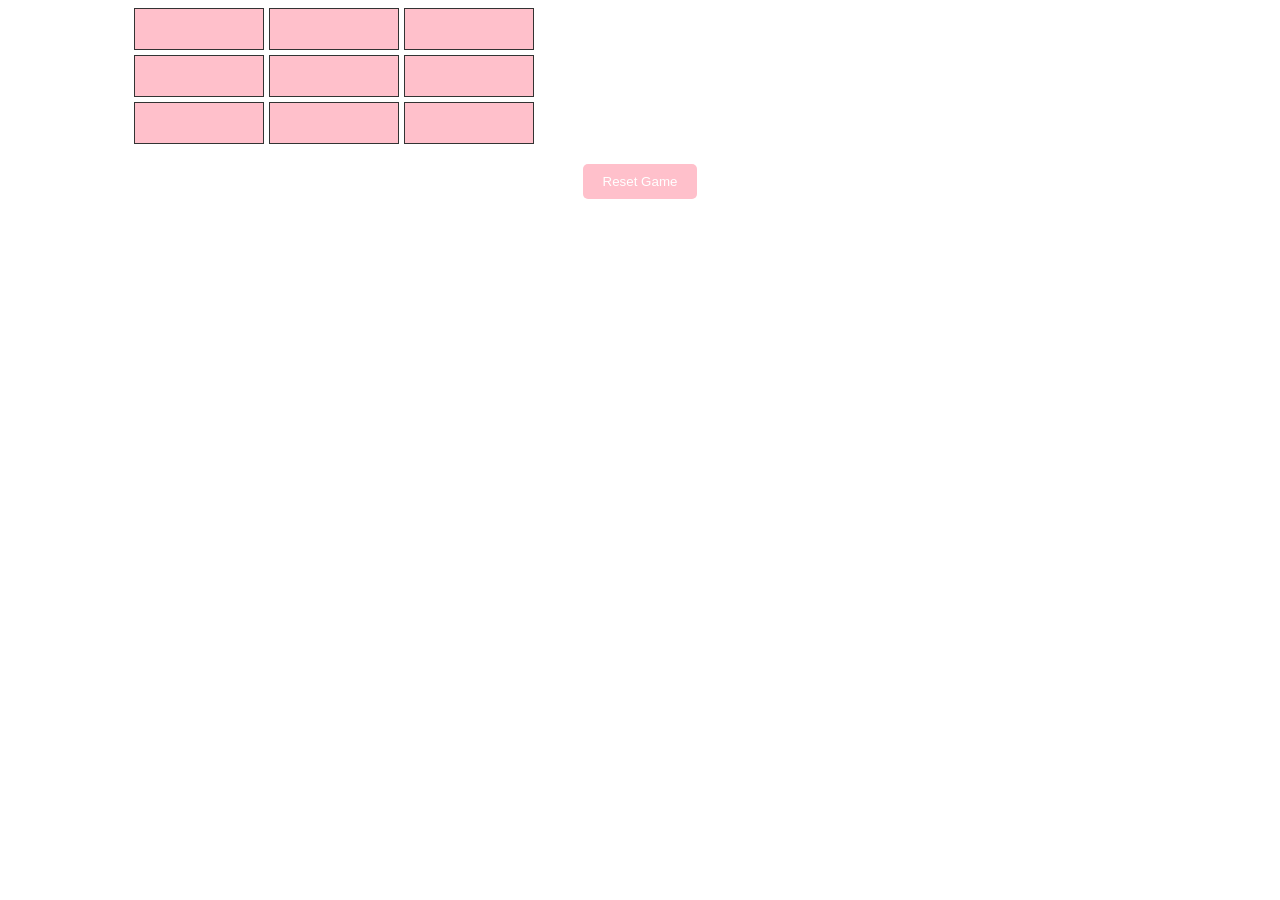
<file: coder-buddy/generated_project/index.html>
<!DOCTYPE html>
<html lang="en">
<head>
    <meta charset="UTF-8">
    <meta http-equiv="X-UA-Compatible" content="IE=edge">
    <meta name="viewport" content="width=device-width, initial-scale=1.0">
    <link rel="stylesheet" href="style.css">
    <title>Game Page</title>
</head>
<body>
    <div class="game-container">
        <div class="game-board">
            <div class="cell" id="cell-1"></div>
            <div class="cell" id="cell-2"></div>
            <div class="cell" id="cell-3"></div>
            <div class="cell" id="cell-4"></div>
            <div class="cell" id="cell-5"></div>
            <div class="cell" id="cell-6"></div>
            <div class="cell" id="cell-7"></div>
            <div class="cell" id="cell-8"></div>
            <div class="cell" id="cell-9"></div>
        </div>
        <button class="reset-button" id="reset-button">Reset Game</button>
    </div>
    <script src="script.js" defer></script>
</body>
</html>
</file>
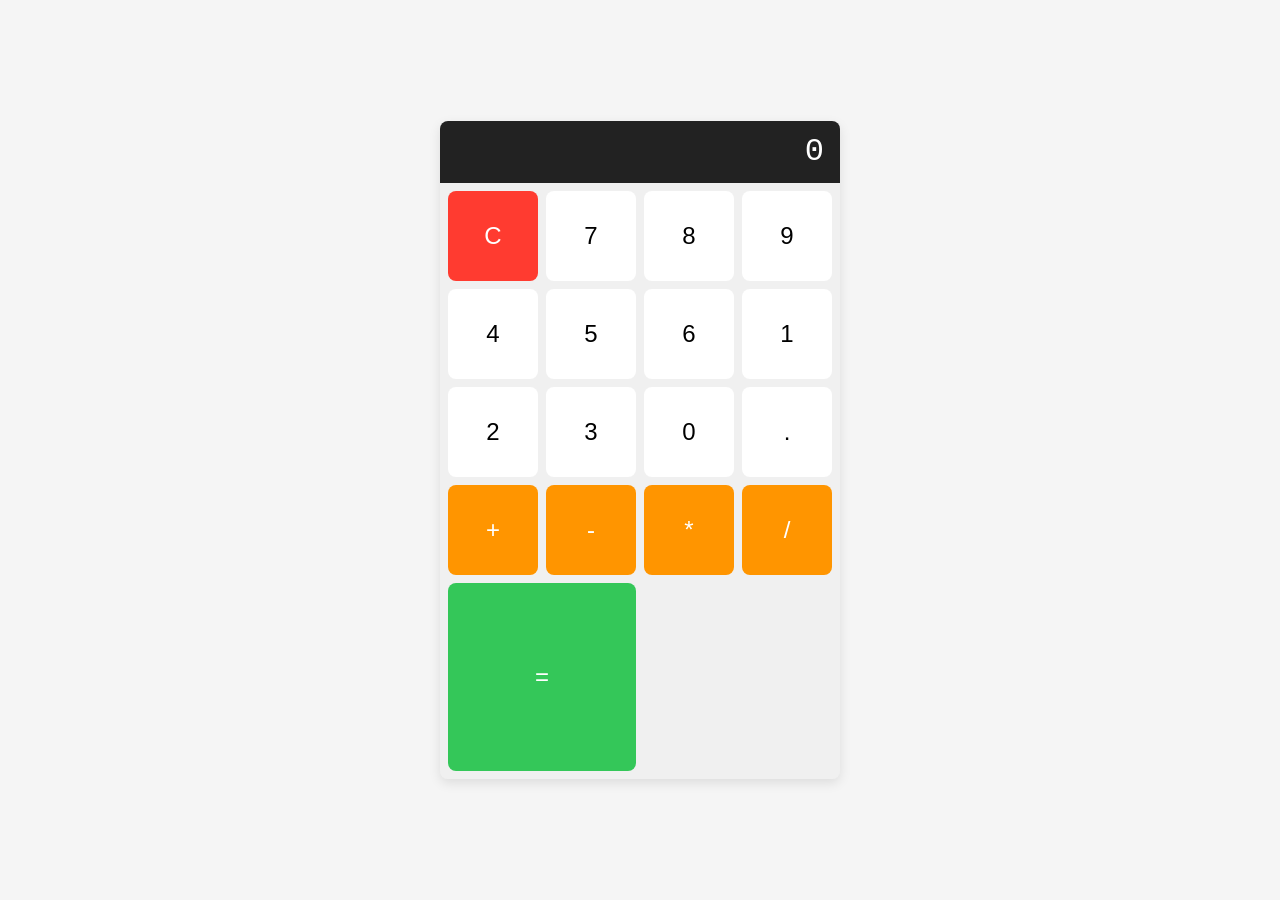
<file: coder-buddy/pre_generated_project_calculator/index.html>
<!DOCTYPE html>
<html lang="en">
<head>
    <meta charset="UTF-8">
    <meta name="viewport" content="width=device-width, initial-scale=1.0">
    <title>SimpleCalc</title>
    <link rel="stylesheet" href="style.css">
</head>
<body>
    <div class="calculator">
        <input type="text" id="display" class="display" readonly>
        <div class="keypad">
            <!-- Clear -->
            <button class="btn clear" data-value="C">C</button>
            <!-- Digits 7-9 -->
            <button class="btn digit" data-value="7">7</button>
            <button class="btn digit" data-value="8">8</button>
            <button class="btn digit" data-value="9">9</button>
            <!-- Digits 4-6 -->
            <button class="btn digit" data-value="4">4</button>
            <button class="btn digit" data-value="5">5</button>
            <button class="btn digit" data-value="6">6</button>
            <!-- Digits 1-3 -->
            <button class="btn digit" data-value="1">1</button>
            <button class="btn digit" data-value="2">2</button>
            <button class="btn digit" data-value="3">3</button>
            <!-- Zero, decimal -->
            <button class="btn digit" data-value="0">0</button>
            <button class="btn digit" data-value=".">.</button>
            <!-- Operators -->
            <button class="btn operator" data-value="+">+</button>
            <button class="btn operator" data-value="-">-</button>
            <button class="btn operator" data-value="*">*</button>
            <button class="btn operator" data-value="/">/</button>
            <!-- Equals -->
            <button class="btn equals" data-value="=">=</button>
        </div>
    </div>
    <script src="script.js"></script>
</body>
</html>
</file>
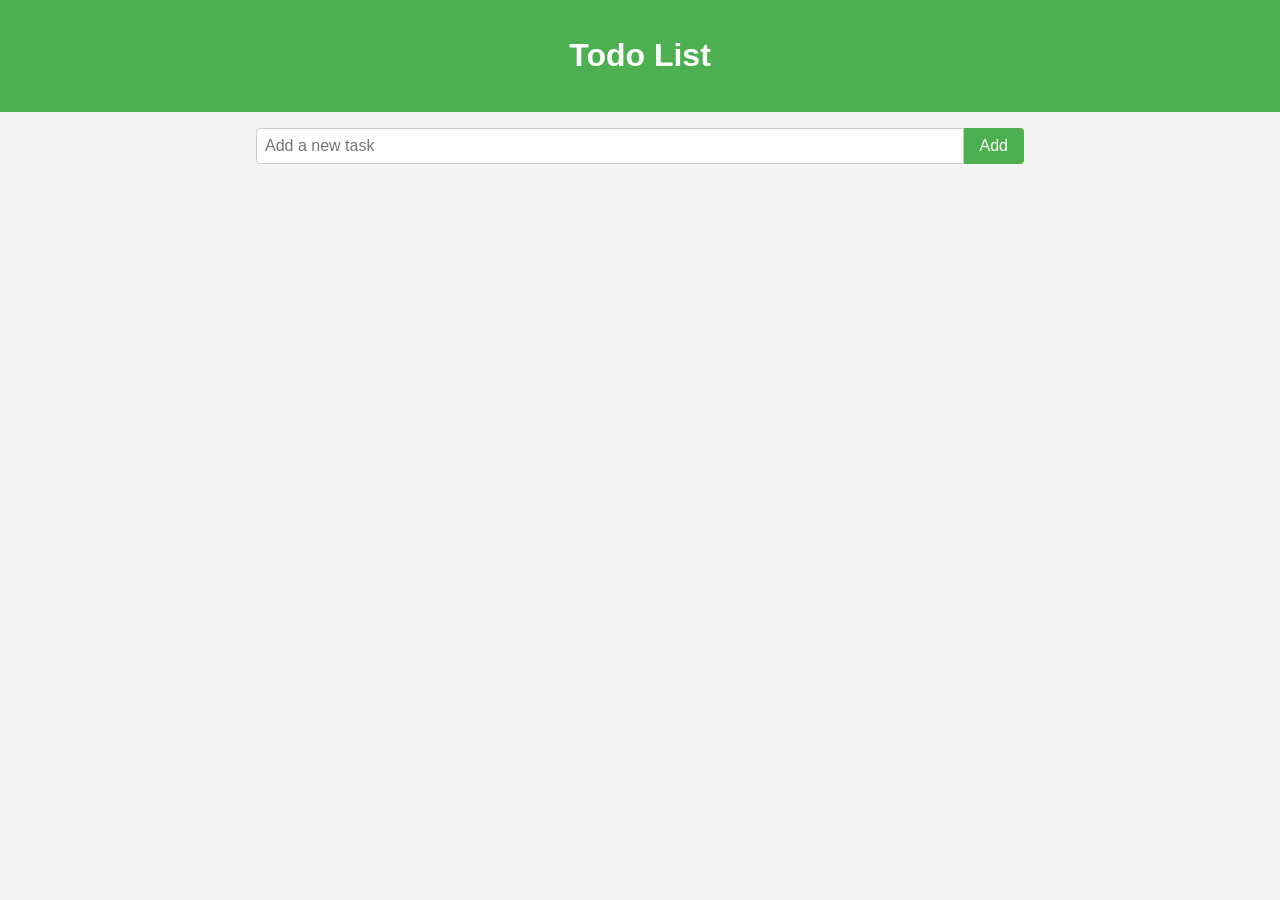
<file: coder-buddy/pre_generated_project_todo_app/index.html>
<!DOCTYPE html>
<html lang="en">
<head>
    <meta charset="UTF-8">
    <meta http-equiv="X-UA-Compatible" content="IE=edge">
    <meta name="viewport" content="width=device-width, initial-scale=1.0">
    <title>TodoApp</title>
    <link rel="stylesheet" href="style.css">
</head>
<body>
    <header>
        <h1>Todo List</h1>
    </header>
    <main>
        <form id="task-form" aria-label="Add new task">
            <input type="text" id="new-task" placeholder="Add a new task" required>
            <button type="submit" id="add-button">Add</button>
        </form>
        <ul id="task-list" aria-label="Task list"></ul>
    </main>
    <script src="app.js"></script>
</body>
</html>
</file>
<file: coder-buddy/generated_project/style.css>
.game-container {
    width: 80%;
    margin: 0 auto;
    text-align: center;
}

.game-board {
    display: grid;
    grid-template-columns: repeat(3, 1fr);
    grid-gap: 5px;
    max-width: 400px;
}

.cell {
    background-color: #FFC0CB; /* changed to pink */
    padding: 20px;
    border: 1px solid #333;
    font-size: 24px;
    font-weight: bold;
    cursor: pointer;
}

.cell:hover {
    background-color: #FF99CC; /* changed to lighter pink */
}

.cell:active {
    background-color: #FF66CC; /* changed to darker pink */
}

.reset-button {
    margin-top: 20px;
    padding: 10px 20px;
    background-color: #FFC0CB; /* changed to pink */
    color: #fff;
    border: none;
    border-radius: 5px;
    cursor: pointer;
}

.reset-button:hover {
    background-color: #FF99CC; /* changed to lighter pink */
}
</file>
<file: coder-buddy/pre_generated_project_calculator/style.css>
/* Global resets and root variables */
* {
    box-sizing: border-box;
    margin: 0;
    padding: 0;
}

:root {
    /* Color palette – light theme defaults */
    --bg: #f5f5f5;
    --display-bg: #222222;
    --display-color: #ffffff;
    --btn-bg: #f0f0f0;
    --btn-hover-bg: #d4d4d4;
    --btn-color: #333333;
    --operator-bg: #ff9500;
    --operator-color: #ffffff;
    --digit-bg: #ffffff;
    --digit-color: #000000;
    --clear-bg: #ff3b30;
    --clear-color: #ffffff;
    --equals-bg: #34c759;
    --equals-color: #ffffff;
    --error-bg: #ffebeb;
    --error-color: #d8000c;
    --focus-color: #3399ff;

    /* Sizing */
    --font-base: 1rem;
    --font-display: 2rem;
    --font-button: 1.5rem;
    --spacing: 0.5rem;
    --border-radius: 0.5rem;
}

/* Dark mode overrides */
body.dark {
    --bg: #121212;
    --display-bg: #1e1e1e;
    --display-color: #e0e0e0;
    --btn-bg: #2c2c2c;
    --btn-hover-bg: #3a3a3a;
    --btn-color: #e0e0e0;
    --operator-bg: #ff9500;
    --operator-color: #ffffff;
    --digit-bg: #1e1e1e;
    --digit-color: #e0e0e0;
    --clear-bg: #ff3b30;
    --clear-color: #ffffff;
    --equals-bg: #34c759;
    --equals-color: #ffffff;
}

body {
    display: flex;
    align-items: center;
    justify-content: center;
    min-height: 100vh;
    background: var(--bg);
    font-family: Arial, Helvetica, sans-serif;
    font-size: var(--font-base);
    color: var(--display-color);
}

/* Calculator container – centered, responsive */
.calculator {
    display: flex;
    flex-direction: column;
    background: var(--btn-bg);
    border-radius: var(--border-radius);
    box-shadow: 0 4px 12px rgba(0, 0, 0, 0.1);
    overflow: hidden;
    width: 100%;
    max-width: 400px;
    margin: var(--spacing);
}

/* Display input */
.display {
    background: var(--display-bg);
    color: var(--display-color);
    font-size: var(--font-display);
    text-align: right;
    padding: 0.75rem 1rem;
    min-height: 3rem;
    line-height: 1.2;
    overflow-x: auto;
    font-family: "Courier New", Courier, monospace;
    border: none;
    cursor: default;
}

.display:focus {
    outline: 2px solid var(--focus-color);
    outline-offset: 2px;
}

.display.error {
    background: var(--error-bg);
    color: var(--error-color);
}

/* Keypad grid */
.keypad {
    display: grid;
    grid-template-columns: repeat(4, 1fr);
    gap: var(--spacing);
    padding: var(--spacing);
    background: var(--btn-bg);
}

/* Base button styling */
.btn {
    font-size: var(--font-button);
    aspect-ratio: 1;
    border: none;
    border-radius: var(--border-radius);
    background: var(--btn-bg);
    color: var(--btn-color);
    cursor: pointer;
    transition: background 0.2s, transform 0.1s;
    display: flex;
    align-items: center;
    justify-content: center;
}

.btn:hover,
.btn:focus {
    background: var(--btn-hover-bg);
    outline: none;
    transform: translateY(1px);
}

/* Digit buttons */
.btn.digit {
    background: var(--digit-bg);
    color: var(--digit-color);
}

.btn.digit:hover {
    background: var(--digit-bg);
}

/* Operator buttons */
.btn.operator {
    background: var(--operator-bg);
    color: var(--operator-color);
}

.btn.operator:hover {
    background: #e08900; /* slightly darker accent */
}

/* Clear button */
.btn.clear {
    background: var(--clear-bg);
    color: var(--clear-color);
}

.btn.clear:hover {
    background: #e03228; /* darker red */
}

/* Equals button – spans two columns */
.btn.equals {
    background: var(--equals-bg);
    color: var(--equals-color);
    grid-column: span 2;
}

.btn.equals:hover {
    background: #28a745; /* darker green */
}

/* Placeholder (for layout consistency) */
.placeholder {
    visibility: hidden;
}

/* Focus-visible for accessibility */
.btn:focus-visible {
    outline: 2px solid var(--focus-color);
    outline-offset: 2px;
}

/* Responsive adjustments */
@media (max-width: 600px) {
    .calculator {
        width: 90vw;
    }
    .display {
        font-size: 2.5rem;
    }
    .btn {
        font-size: 2rem;
        padding: 1.5rem;
    }
    .keypad {
        gap: 0.25rem;
        padding: 0.25rem;
    }
}

/* Additional smaller breakpoints */
@media (max-width: 480px) {
    .btn {
        font-size: 1.75rem;
        padding: 1rem;
    }
}

@media (max-width: 350px) {
    :root {
        --font-display: 1.5rem;
        --font-button: 1.2rem;
    }
    .calculator {
        margin: 0.25rem;
    }
    .display {
        padding: 0.5rem 0.75rem;
    }
    .keypad {
        gap: 0.25rem;
        padding: 0.25rem;
    }
}
</file>
<file: coder-buddy/pre_generated_project_todo_app/style.css>
/* Global styles */
body {
    margin: 0;
    font-family: Arial, Helvetica, sans-serif;
    background: #f4f4f4;
    display: flex;
    flex-direction: column;
    align-items: center;
    min-height: 100vh;
}

header {
    width: 100%;
    background: #4CAF50;
    color: white;
    padding: 1rem;
    text-align: center;
}

main {
    flex: 1;
    display: flex;
    flex-direction: column;
    justify-content: flex-start;
    align-items: center;
    width: 100%;
    max-width: 800px;
    padding: 1rem;
    box-sizing: border-box;
}

/* Form styling */
#task-form {
    display: flex;
    width: 100%;
    margin-bottom: 1rem;
}
#task-form input[type="text"] {
    flex: 1;
    padding: 0.5rem;
    font-size: 1rem;
    border: 1px solid #ccc;
    border-radius: 4px 0 0 4px;
    outline: none;
}
#task-form button {
    padding: 0.5rem 1rem;
    font-size: 1rem;
    border: none;
    background: #4CAF50;
    color: white;
    cursor: pointer;
    border-radius: 0 4px 4px 0;
}
#task-form button:hover {
    background: #45a049;
}

/* Task list styling */
#task-list {
    list-style: none;
    padding: 0;
    width: 100%;
}
.task-item {
    padding: 0.75rem;
    margin-bottom: 0.5rem;
    background: #fff;
    border: 1px solid #ddd;
    border-radius: 4px;
    display: flex;
    align-items: center;
    justify-content: space-between;
    cursor: pointer;
}
.task-item:hover {
    background: #f1f1f1;
}

.completed {
    text-decoration: line-through;
    opacity: 0.6;
}

/* Responsive design */
@media (max-width: 600px) {
    #task-form {
        flex-direction: column;
    }
    #task-form input[type="text"], #task-form button {
        width: 100%;
        border-radius: 4px;
        margin-bottom: 0.5rem;
    }
    #task-form button {
        border-radius: 4px;
    }
}
</file>
